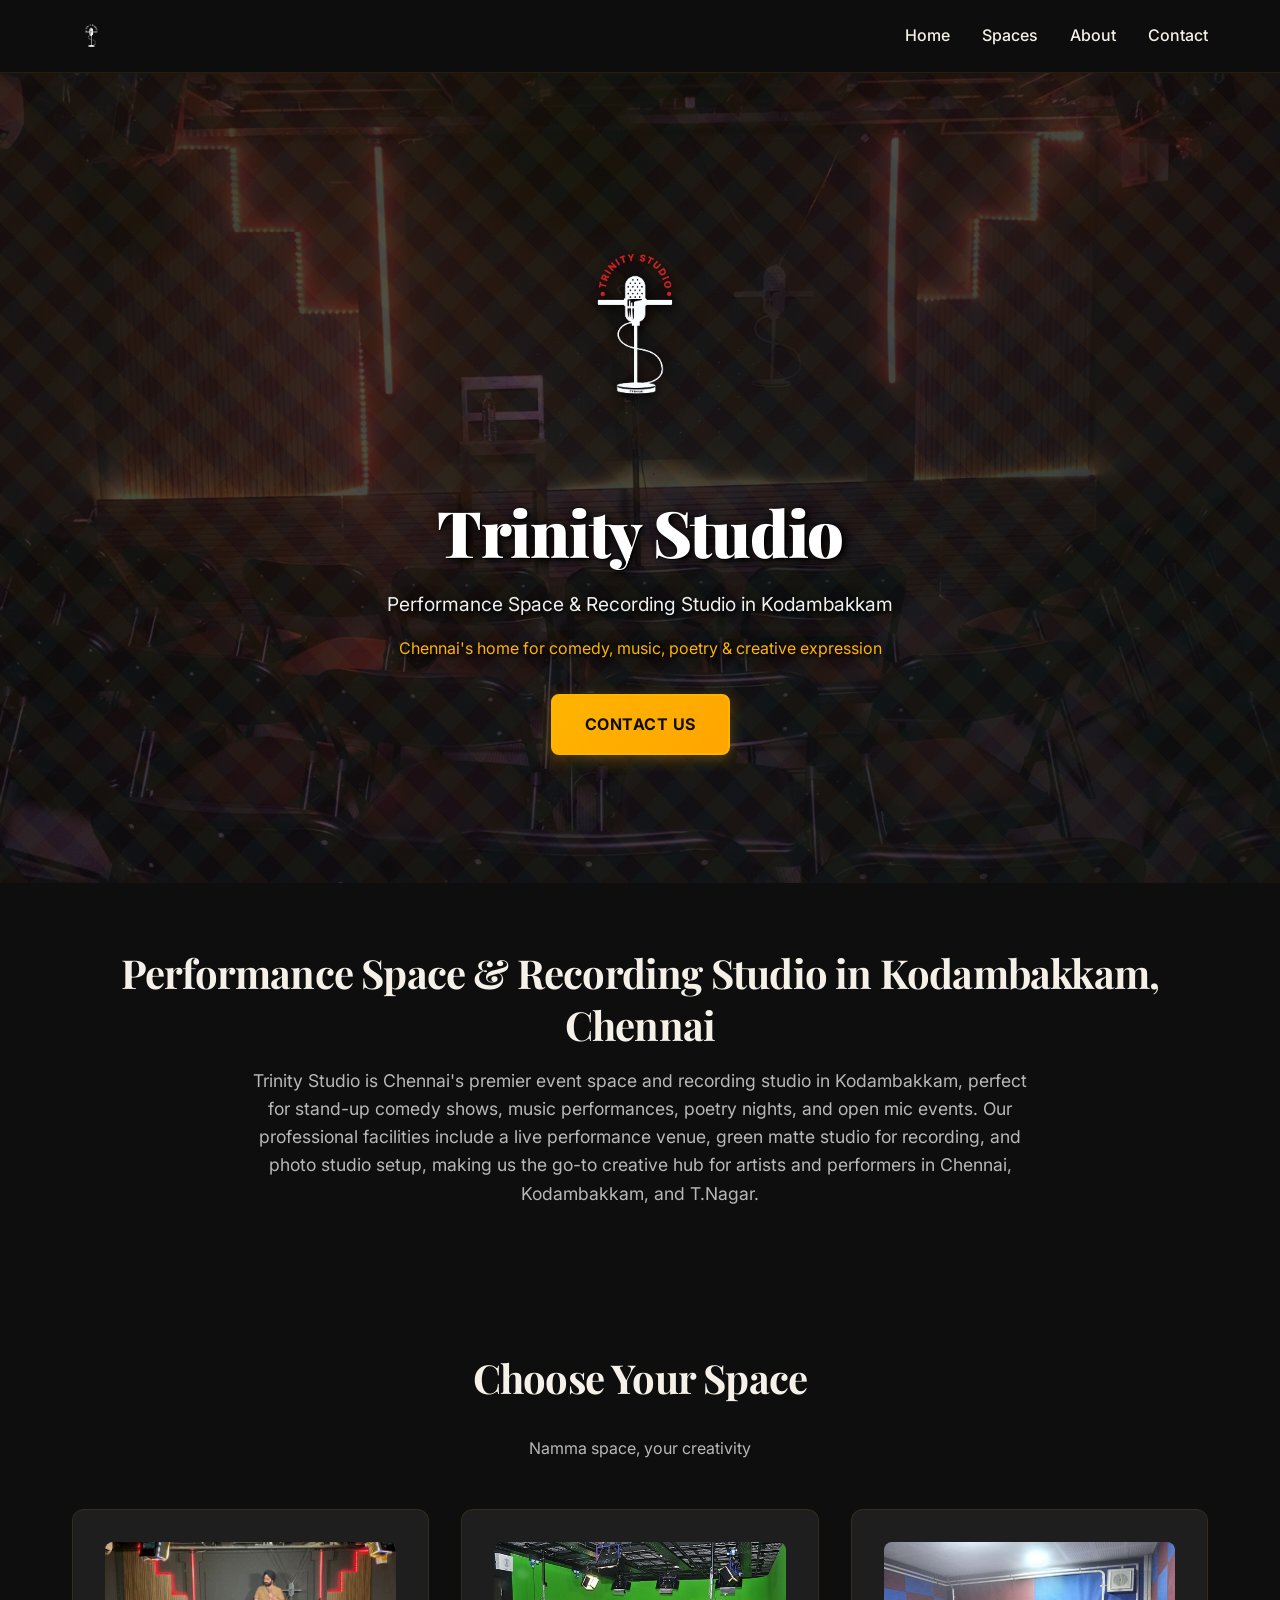
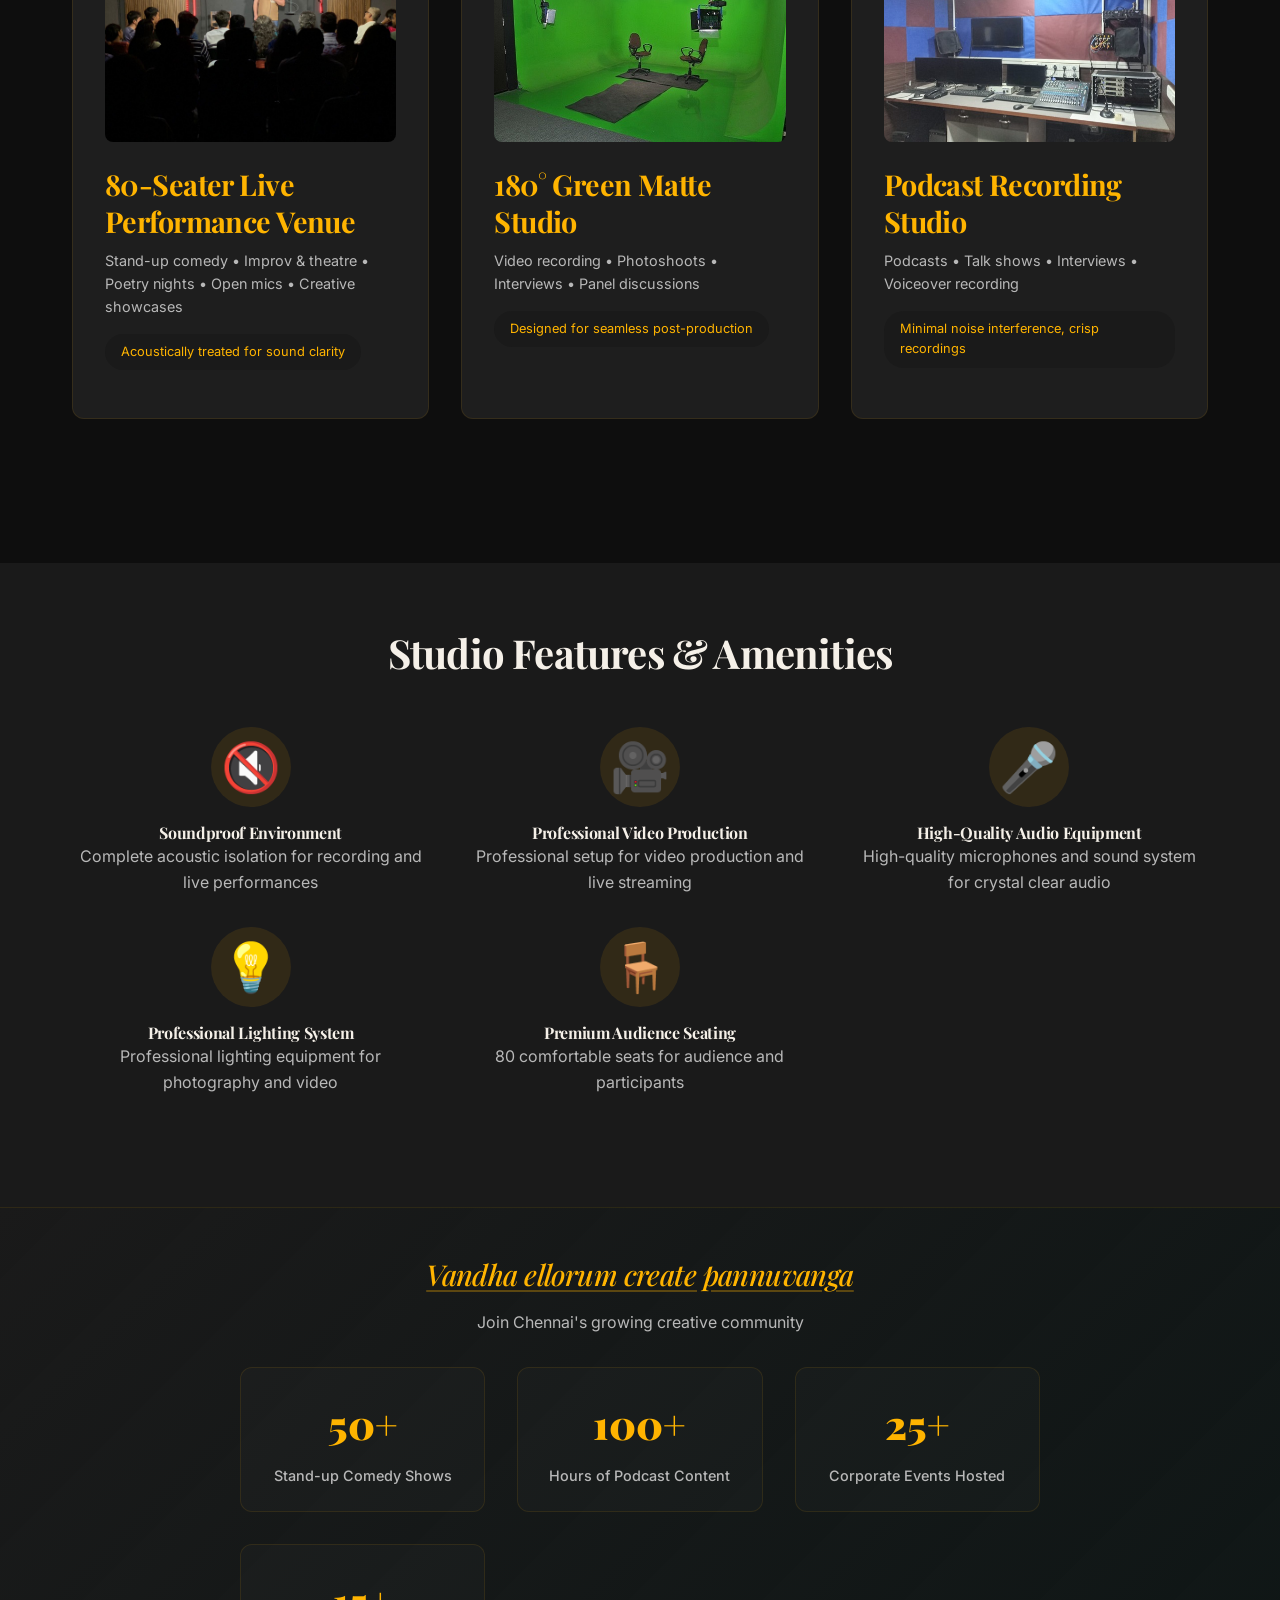
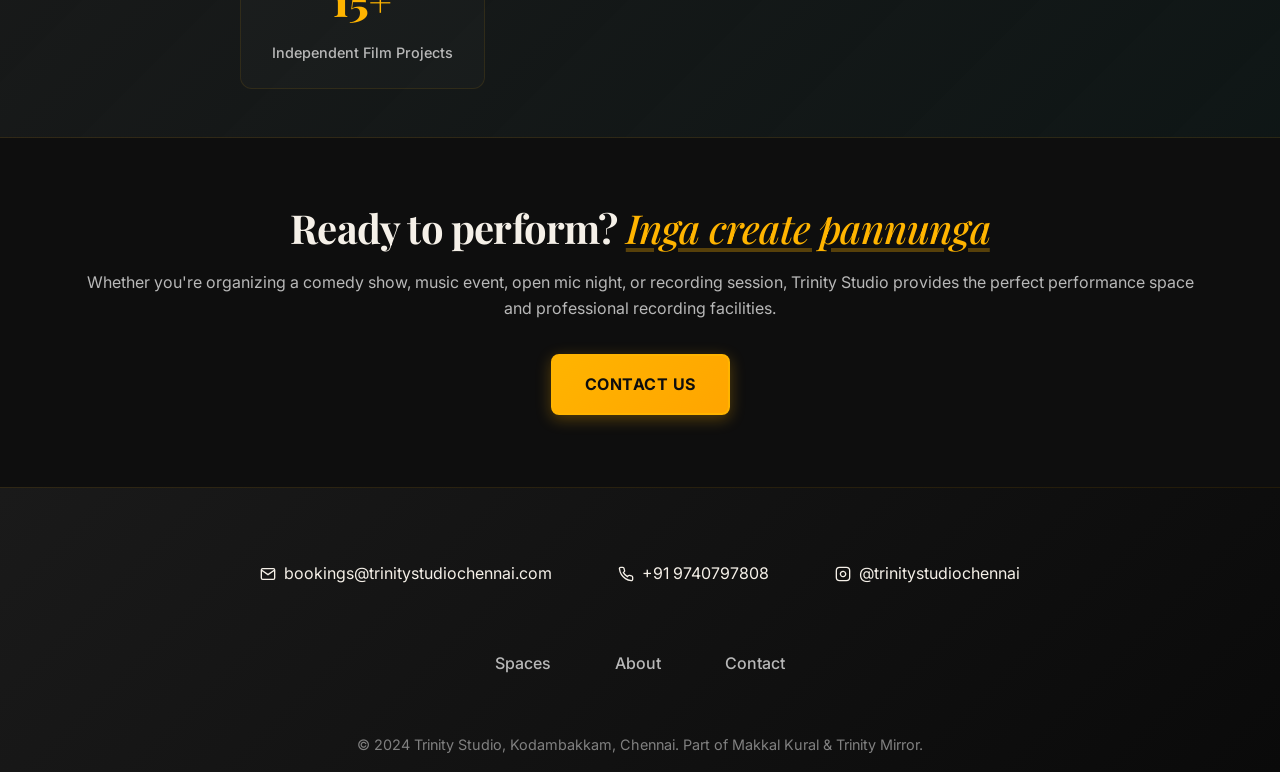
<file: index.html>
<!DOCTYPE html>
<html lang="en">
<head>
    <meta charset="UTF-8">
    <meta name="viewport" content="width=device-width, initial-scale=1.0">
    <meta name="description" content="Trinity Studio Chennai - Premium performance space and recording studio in Kodambakkam. Perfect for stand up comedy, music events, open mic nights, and creative projects. Professional green matte studio and live venue.">
    <meta name="keywords" content="event space chennai, performance space kodambakkam, comedy clubs chennai, music venue, poetry nights, stand up comedy, open mic, recording studio, green matte studio, photo studio, chennai, kodambakkam, tnagar">
    <meta name="author" content="Trinity Studio">
    <meta property="og:title" content="Trinity Studio Chennai - Performance Space & Recording Studio | Kodambakkam">
    <meta property="og:description" content="Premium performance venue in Chennai for stand up comedy, music events, and creative projects. Professional recording studio with green matte setup in Kodambakkam.">
    <meta property="og:image" content="assets/images/Trinity-Studio-Logos-Black (1).png">
    <meta property="og:url" content="https://trinitystudio.com">
    <title>Trinity Studio Chennai - Performance Space, Recording Studio & Comedy Club | Kodambakkam</title>
    
    <!-- Google tag (gtag.js) -->
    <script async src="https://www.googletagmanager.com/gtag/js?id=G-R0XYGVWRBE"></script>
    <script>
      window.dataLayer = window.dataLayer || [];
      function gtag(){dataLayer.push(arguments);}
      gtag('js', new Date());

      gtag('config', 'G-R0XYGVWRBE');
    </script>
    
    <!-- AI/LLM Meta Tags -->
    <meta name="ai-content-summary" content="Trinity Studio Chennai is a performance venue and recording studio in Kodambakkam offering space for stand-up comedy, music events, poetry nights, open mic sessions, green matte recording, and photo shoots.">
    <meta name="entity-type" content="EventVenue, RecordingStudio, PerformanceSpace">
    <meta name="entity-location" content="Kodambakkam, Chennai, Tamil Nadu, India">
    <meta name="services-offered" content="live events, stand-up comedy shows, music performances, poetry nights, open mic events, recording studio, green matte studio, photo studio, event space rental">
    <meta name="target-audience" content="comedians, musicians, poets, content creators, event organizers, corporate groups">
    <meta name="venue-capacity" content="80 seated guests">
    <meta name="technical-features" content="professional sound system, lighting, green matte setup, recording equipment, air conditioning">
    
    <!-- JSON-LD Structured Data -->
    <script type="application/ld+json">
    {
      "@context": "https://schema.org",
      "@type": "EventVenue",
      "name": "Trinity Studio Chennai",
      "description": "Trinity Studio is Chennai's premier performance space and recording studio located in Kodambakkam. We host stand-up comedy shows, music events, poetry nights, open mic sessions, and provide professional recording facilities with green matte studio setup.",
      "address": {
        "@type": "PostalAddress",
        "addressLocality": "Kodambakkam",
        "addressRegion": "Tamil Nadu",
        "addressCountry": "IN",
        "postalCode": "600024"
      },
      "telephone": "+919740797808",
      "email": "bookings@trinitystudiochennai.com",
      "url": "https://trinitystudio.com",
      "sameAs": [
        "https://www.instagram.com/trinitystudiochennai/"
      ],
      "amenityFeature": [
        {
          "@type": "LocationFeatureSpecification",
          "name": "Soundproof Rooms"
        },
        {
          "@type": "LocationFeatureSpecification",
          "name": "Professional Audio System"
        },
        {
          "@type": "LocationFeatureSpecification",
          "name": "Green Screen Studio"
        }
      ],
      "maximumAttendeeCapacity": 80
    }
    </script>
    <link rel="stylesheet" href="assets/css/styles.css">
    <link rel="icon" type="image/png" href="assets/images/Trinity-Studio-Logos-Black (1).png">
    <link rel="preload" href="assets/images/Trinity-Studio-Logos-White.png" as="image">
    <link rel="preload" href="assets/images/PHOTO-2025-02-17-17-27-22.jpg" as="image">
    <link rel="dns-prefetch" href="//fonts.googleapis.com">
    <link rel="preconnect" href="https://fonts.gstatic.com" crossorigin>
</head>
<body>
    <!-- Header -->
    <header class="header">
        <nav class="nav">
            <img src="assets/images/Trinity-Studio-Logos-White.png" alt="Trinity Studio Logo" class="logo">
            <ul class="nav-links">
                <li><a href="#home">Home</a></li>
                <li><a href="spaces.html">Spaces</a></li>
                <li><a href="about.html">About</a></li>
                <li><a href="contact.html">Contact</a></li>
            </ul>
            <button class="mobile-menu-toggle" aria-label="Toggle menu">☰</button>
        </nav>
    </header>

    <!-- Hero Section -->
    <section id="home" class="hero">
        <div class="container">
            <div class="hero-content fade-in">
                <div class="hero-logo">
                    <img src="assets/images/Trinity-Studio-Logos-White.png" alt="Trinity Studio Chennai Logo" class="hero-logo-img">
                </div>
                <h1>Trinity Studio</h1>
                <p class="hero-tagline">Performance Space & Recording Studio in Kodambakkam</p>
                <p class="hero-subtitle">Chennai's home for comedy, music, poetry & creative expression</p>
                <div class="cta-buttons">
                    <a href="contact.html" class="btn btn-primary">Contact Us</a>
                </div>
            </div>
        </div>
    </section>

    <!-- Quick Intro -->
    <section class="section">
        <div class="container">
            <div class="fade-in text-center">
                <h2>Performance Space & Recording Studio in Kodambakkam, Chennai</h2>
                <p style="max-width: 800px; margin: 1rem auto; font-size: 1.1rem; color: var(--text-secondary);">
                    Trinity Studio is Chennai's premier event space and recording studio in Kodambakkam, perfect for stand-up comedy shows, music performances, poetry nights, and open mic events. 
                    Our professional facilities include a live performance venue, green matte studio for recording, and photo studio setup, 
                    making us the go-to creative hub for artists and performers in Chennai, Kodambakkam, and T.Nagar.
                </p>
            </div>
        </div>
    </section>

    <!-- Three Space Cards -->
    <section class="section">
        <div class="container">
            <h2 class="text-center fade-in mb-2">Choose Your Space</h2>
            <p class="text-center fade-in mb-2" style="color: var(--text-secondary);">Namma space, your creativity</p>
            
            <div class="card-grid">
                <div class="card space-card fade-in">
                    <img src="assets/images/PHOTO-2025-02-17-17-27-22.jpg" alt="Trinity Studio performance space for stand up comedy and music events in Kodambakkam Chennai" class="space-image">
                    <h3 class="space-title">80-Seater Live Performance Venue</h3>
                    <p class="space-uses">Stand-up comedy • Improv & theatre • Poetry nights • Open mics • Creative showcases</p>
                    <div class="space-feature">Acoustically treated for sound clarity</div>
                </div>

                <div class="card space-card fade-in">
                    <img src="assets/images/greenmatte-area1.jpg" alt="Trinity Studio green matte studio for recording and photo shoots in Chennai" class="space-image">
                    <h3 class="space-title">180° Green Matte Studio</h3>
                    <p class="space-uses">Video recording • Photoshoots • Interviews • Panel discussions</p>
                    <div class="space-feature">Designed for seamless post-production</div>
                </div>

                <div class="card space-card fade-in">
                    <img src="assets/images/recording_studio.jpeg" alt="Trinity Studio recording studio for music and podcast production in Kodambakkam" class="space-image">
                    <h3 class="space-title">Podcast Recording Studio</h3>
                    <p class="space-uses">Podcasts • Talk shows • Interviews • Voiceover recording</p>
                    <div class="space-feature">Minimal noise interference, crisp recordings</div>
                </div>
            </div>
        </div>
    </section>

    <!-- Studio Features -->
    <section class="section" style="background-color: var(--bg-secondary);">
        <div class="container">
            <h2 class="text-center fade-in mb-2">Studio Features & Amenities</h2>
            <div class="card-grid">
                <div class="feature-card fade-in text-center">
                    <div class="feature-icon">🔇</div>
                    <h4>Soundproof Environment</h4>
                    <p style="color: var(--text-secondary);">Complete acoustic isolation for recording and live performances</p>
                </div>
                <div class="feature-card fade-in text-center">
                    <div class="feature-icon">🎥</div>
                    <h4>Professional Video Production</h4>
                    <p style="color: var(--text-secondary);">Professional setup for video production and live streaming</p>
                </div>
                <div class="feature-card fade-in text-center">
                    <div class="feature-icon">🎤</div>
                    <h4>High-Quality Audio Equipment</h4>
                    <p style="color: var(--text-secondary);">High-quality microphones and sound system for crystal clear audio</p>
                </div>
                <div class="feature-card fade-in text-center">
                    <div class="feature-icon">💡</div>
                    <h4>Professional Lighting System</h4>
                    <p style="color: var(--text-secondary);">Professional lighting equipment for photography and video</p>
                </div>
                <div class="feature-card fade-in text-center">
                    <div class="feature-icon">🪑</div>
                    <h4>Premium Audience Seating</h4>
                    <p style="color: var(--text-secondary);">80 comfortable seats for audience and participants</p>
                </div>
            </div>
        </div>
    </section>

    <!-- Enhanced Social Proof -->
    <section class="social-proof">
        <div class="container">
            <h3 class="fade-in mb-1"><span class="tamil-text">Vandha ellorum create pannuvanga</span></h3>
            <p class="fade-in" style="color: var(--text-secondary); margin-bottom: 2rem; text-align: center;">Join Chennai's growing creative community</p>
            <div class="social-proof-grid fade-in">
                <div class="proof-item">
                    <div class="proof-number">50+</div>
                    <div class="proof-label">Stand-up Comedy Shows</div>
                </div>
                <div class="proof-item">
                    <div class="proof-number">100+</div>
                    <div class="proof-label">Hours of Podcast Content</div>
                </div>
                <div class="proof-item">
                    <div class="proof-number">25+</div>
                    <div class="proof-label">Corporate Events Hosted</div>
                </div>
                <div class="proof-item">
                    <div class="proof-number">15+</div>
                    <div class="proof-label">Independent Film Projects</div>
                </div>
            </div>
        </div>
    </section>

    <!-- Final CTA -->
    <section class="section">
        <div class="container text-center">
            <div class="fade-in">
                <h2>Ready to perform? <span class="tamil-text">Inga create pannunga</span></h2>
                <p style="color: var(--text-secondary); margin: 1rem 0 2rem;">Whether you're organizing a comedy show, music event, open mic night, or recording session, Trinity Studio provides the perfect performance space and professional recording facilities.</p>
                <a href="contact.html" class="btn btn-primary">Contact Us</a>
            </div>
        </div>
    </section>

    <!-- Footer -->
    <footer class="footer">
        <div class="container">
            <div class="footer-content">
                <div class="contact-info">
                    <a href="mailto:bookings@trinitystudiochennai.com" style="display: flex; align-items: center; gap: 0.5rem;">
                        <svg width="16" height="16" viewBox="0 0 24 24" fill="none" stroke="currentColor" stroke-width="2">
                            <path d="M4 4h16c1.1 0 2 .9 2 2v12c0 1.1-.9 2-2 2H4c-1.1 0-2-.9-2-2V6c0-1.1.9-2 2-2z"/>
                            <polyline points="22,6 12,13 2,6"/>
                        </svg>
                        bookings@trinitystudiochennai.com
                    </a>
                    <a href="tel:+919740797808" style="display: flex; align-items: center; gap: 0.5rem;">
                        <svg width="16" height="16" viewBox="0 0 24 24" fill="none" stroke="currentColor" stroke-width="2">
                            <path d="M22 16.92v3a2 2 0 0 1-2.18 2 19.79 19.79 0 0 1-8.63-3.07 19.5 19.5 0 0 1-6-6 19.79 19.79 0 0 1-3.07-8.67A2 2 0 0 1 4.11 2h3a2 2 0 0 1 2 1.72 12.84 12.84 0 0 0 .7 2.81 2 2 0 0 1-.45 2.11L8.09 9.91a16 16 0 0 0 6 6l1.27-1.27a2 2 0 0 1 2.11-.45 12.84 12.84 0 0 0 2.81.7A2 2 0 0 1 22 16.92z"/>
                        </svg>
                        +91 9740797808
                    </a>
                    <a href="https://www.instagram.com/trinitystudiochennai/" target="_blank" style="display: flex; align-items: center; gap: 0.5rem;">
                        <svg width="16" height="16" viewBox="0 0 24 24" fill="none" stroke="currentColor" stroke-width="2">
                            <rect x="2" y="2" width="20" height="20" rx="5" ry="5"/>
                            <path d="M16 11.37A4 4 0 1 1 12.63 8 4 4 0 0 1 16 11.37z"/>
                            <line x1="17.5" y1="6.5" x2="17.51" y2="6.5"/>
                        </svg>
                        @trinitystudiochennai
                    </a>
                </div>
                <div class="footer-links">
                    <a href="spaces.html">Spaces</a>
                    <a href="about.html">About</a>
                    <a href="contact.html">Contact</a>
                </div>
            </div>
            <p style="color: var(--text-muted); font-size: 0.9rem;">
                &copy; 2024 Trinity Studio, Kodambakkam, Chennai. Part of Makkal Kural & Trinity Mirror.
            </p>
        </div>
    </footer>

    <script src="assets/js/script.js"></script>
</body>
</html>
</file>
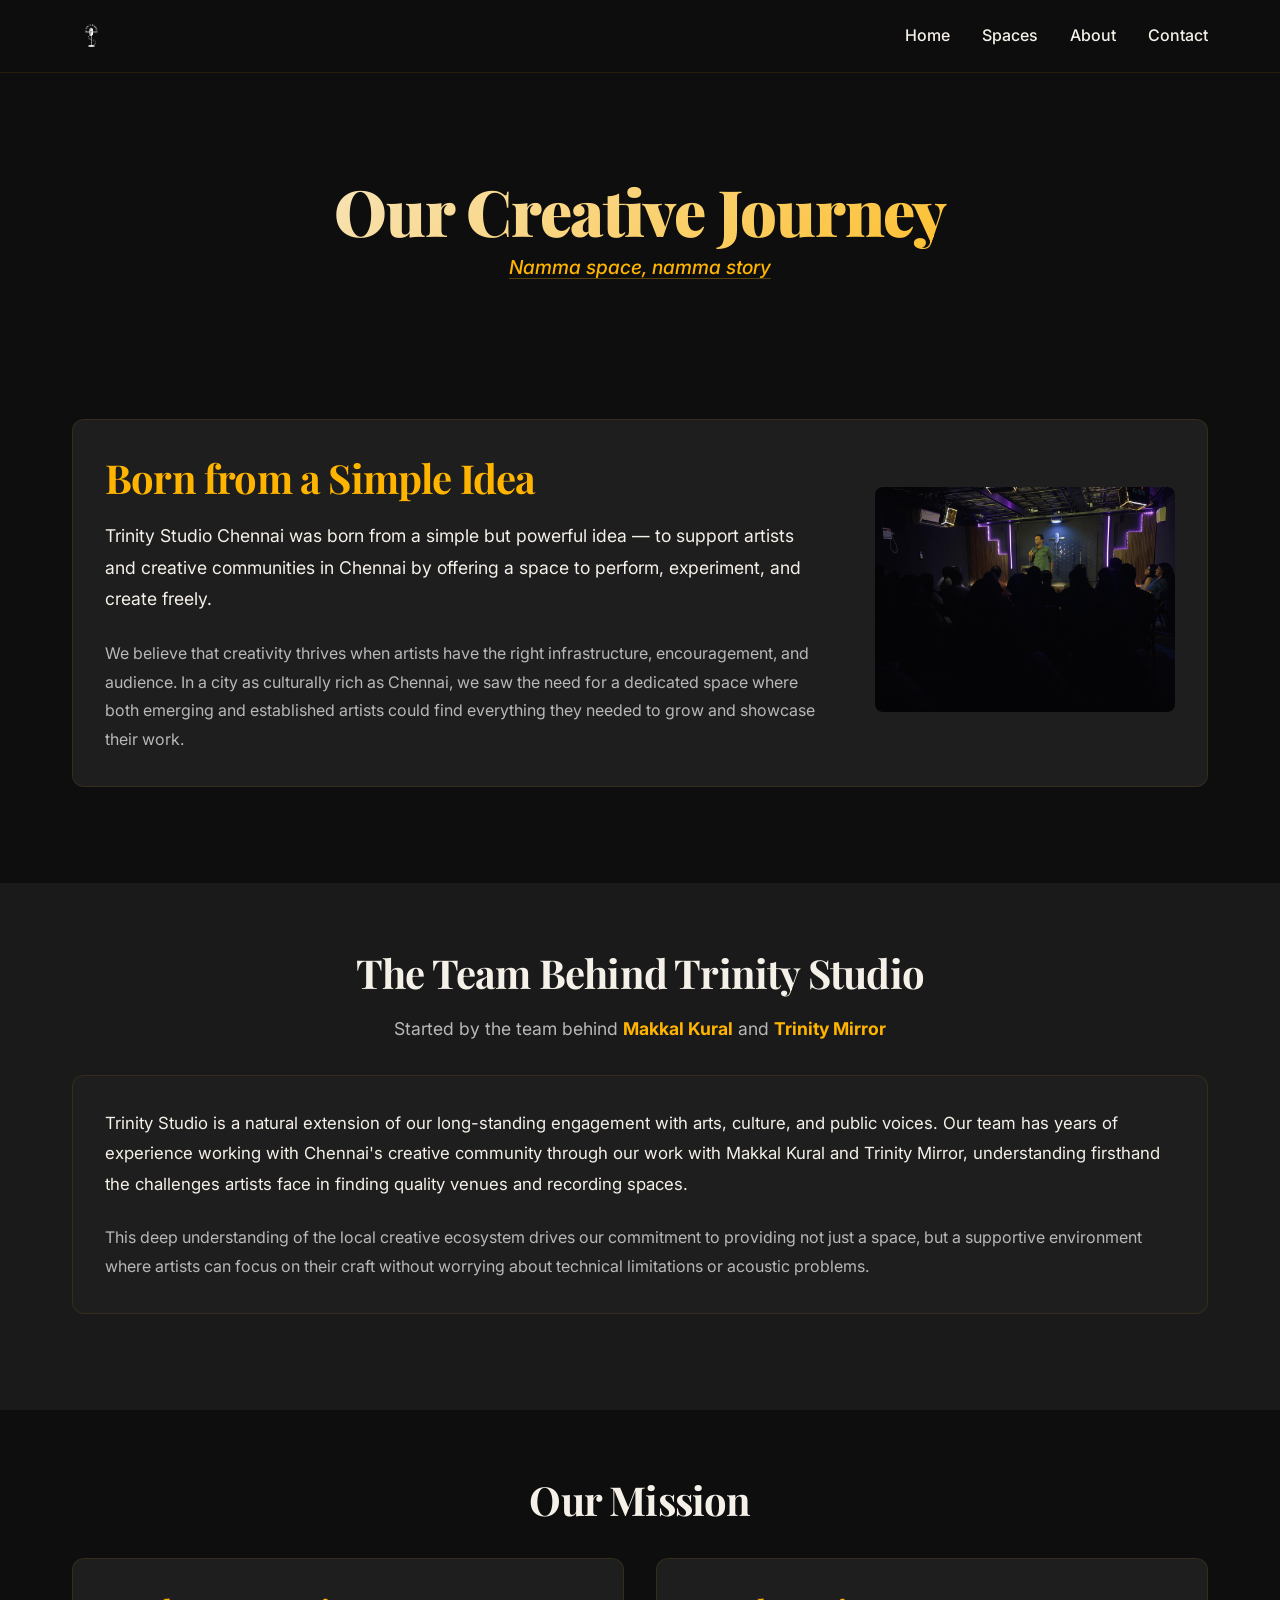
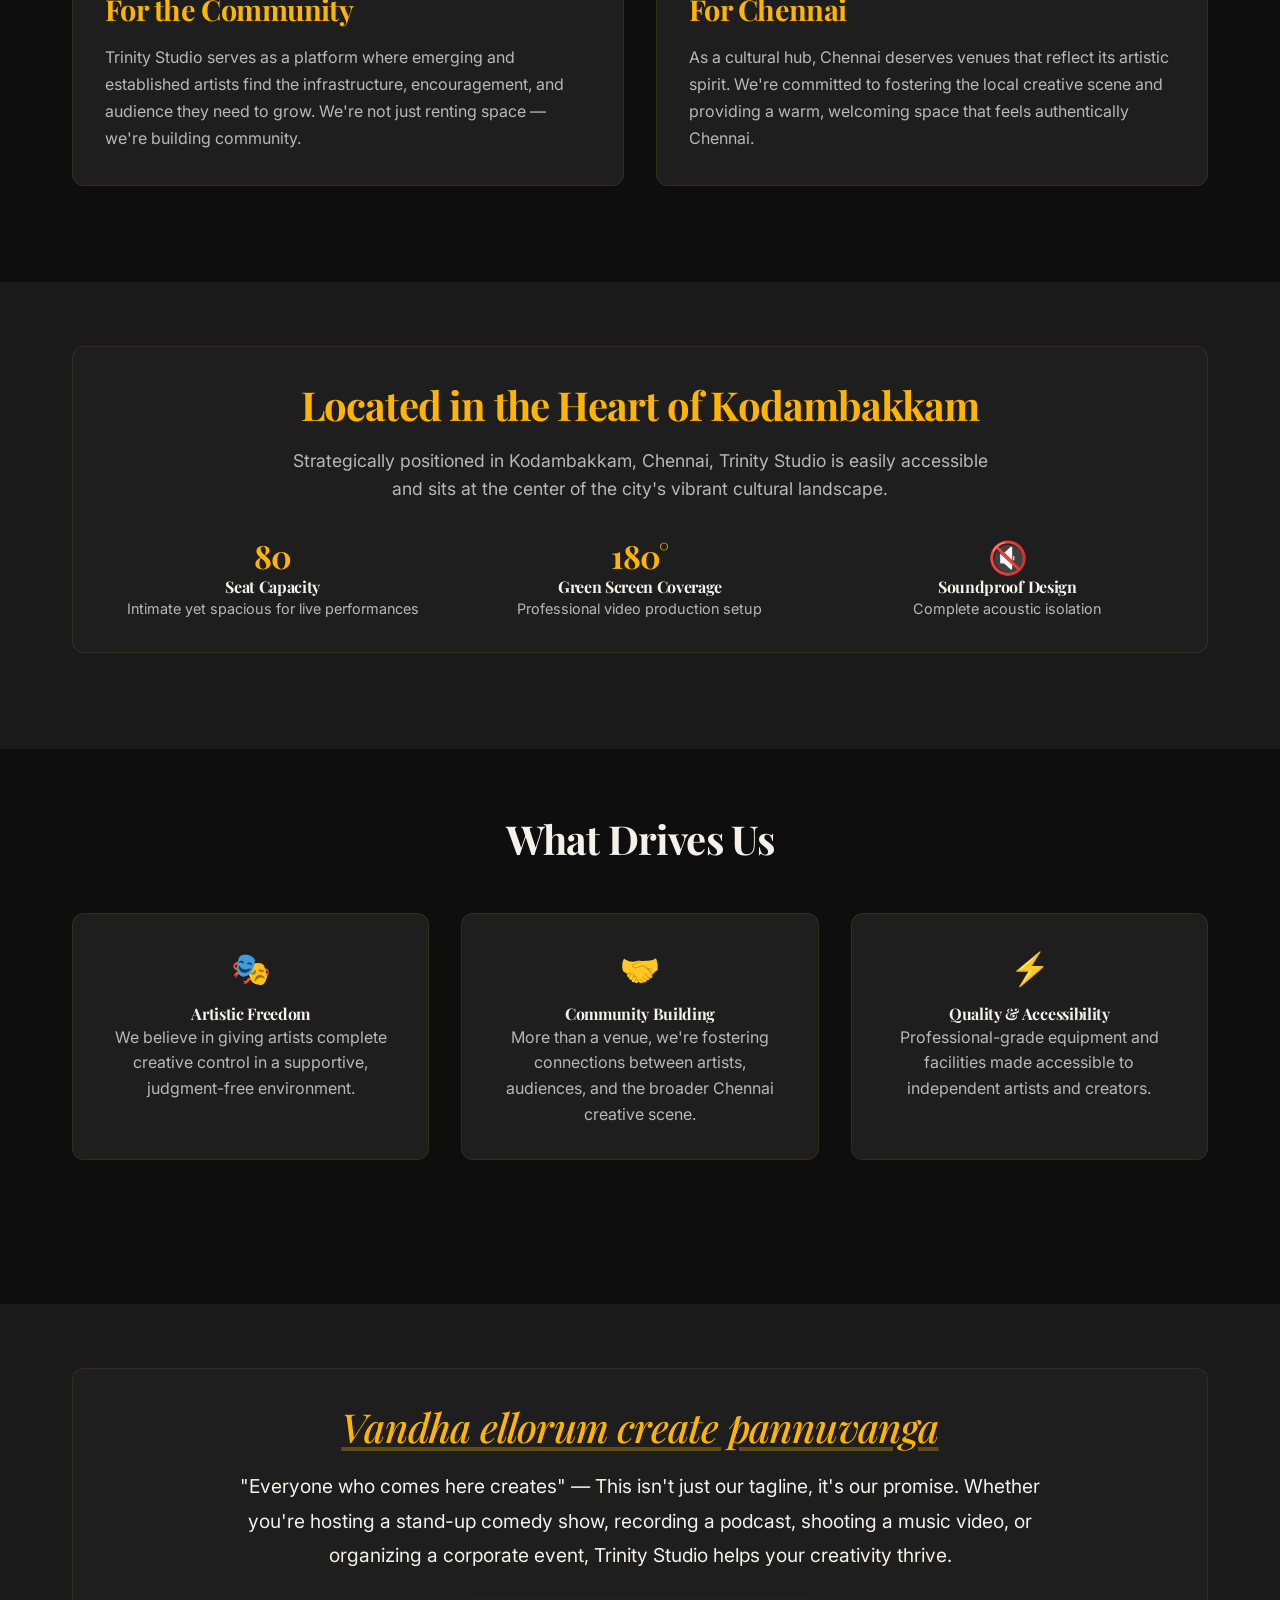
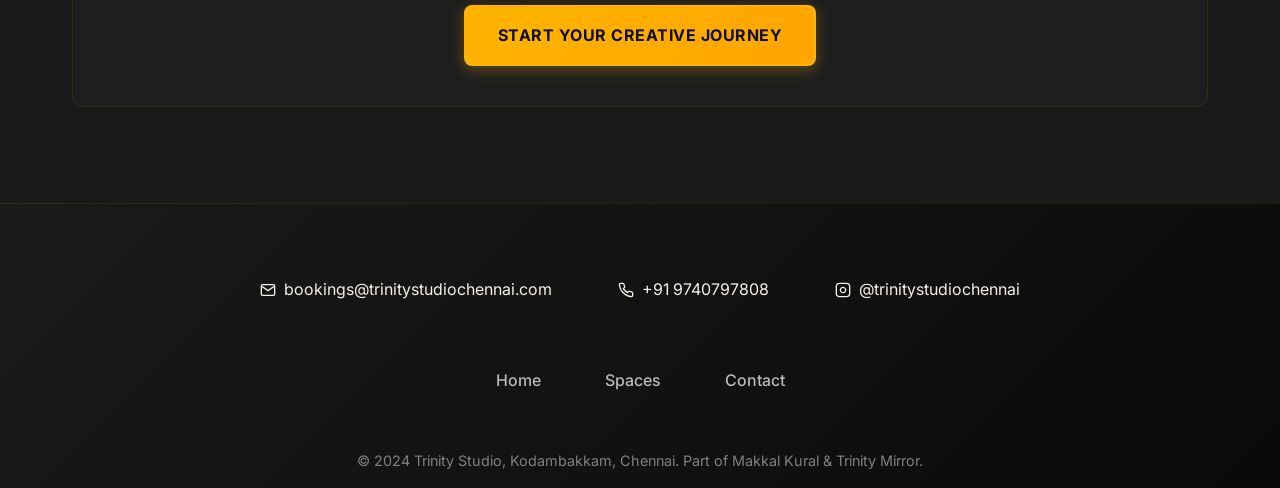
<file: about.html>
<!DOCTYPE html>
<html lang="en">
<head>
    <meta charset="UTF-8">
    <meta name="viewport" content="width=device-width, initial-scale=1.0">
    <meta name="description" content="Learn about Trinity Studio Chennai's mission to support artists and creative communities in Kodambakkam. Founded by the team behind Makkal Kural and Trinity Mirror.">
    <meta name="keywords" content="Trinity Studio story, Makkal Kural, Trinity Mirror, Chennai creative space, Kodambakkam venue, artist support">
    <meta name="author" content="Trinity Studio">
    <meta property="og:title" content="About Trinity Studio Chennai - Supporting Chennai's Creative Community">
    <meta property="og:description" content="Trinity Studio was born from a simple but powerful idea — to support artists and creative communities in Chennai.">
    <meta property="og:image" content="assets/images/Trinity-Studio-Logos-Black (1).png">
    <title>About Us - Trinity Studio Chennai | Our Creative Journey</title>
    
    <!-- Google tag (gtag.js) -->
    <script async src="https://www.googletagmanager.com/gtag/js?id=G-R0XYGVWRBE"></script>
    <script>
      window.dataLayer = window.dataLayer || [];
      function gtag(){dataLayer.push(arguments);}
      gtag('js', new Date());

      gtag('config', 'G-R0XYGVWRBE');
    </script>
    
    <link rel="stylesheet" href="assets/css/styles.css">
    <link rel="icon" type="image/png" href="assets/images/Trinity-Studio-Logos-Black (1).png">
</head>
<body>
    <!-- Header -->
    <header class="header">
        <nav class="nav">
            <img src="assets/images/Trinity-Studio-Logos-White.png" alt="Trinity Studio Logo" class="logo">
            <ul class="nav-links">
                <li><a href="index.html">Home</a></li>
                <li><a href="spaces.html">Spaces</a></li>
                <li><a href="about.html">About</a></li>
                <li><a href="contact.html">Contact</a></li>
            </ul>
            <button class="mobile-menu-toggle" aria-label="Toggle menu">☰</button>
        </nav>
    </header>

    <!-- Page Header -->
    <section class="section" style="padding-top: 6rem;">
        <div class="container">
            <div class="fade-in text-center">
                <h1>Our Creative Journey</h1>
                <p class="tamil-text" style="font-size: 1.2rem; margin-bottom: 0.5rem;">Namma space, namma story</p>
            </div>
        </div>
    </section>

    <!-- Origin Story -->
    <section class="section">
        <div class="container">
            <div class="card fade-in">
                <div style="display: grid; grid-template-columns: 1fr 300px; gap: 3rem; align-items: center;">
                    <div>
                        <h2 style="color: var(--accent-primary); margin-bottom: 1rem;">Born from a Simple Idea</h2>
                        <p style="font-size: 1.1rem; line-height: 1.8; color: var(--text-primary); margin-bottom: 1.5rem;">
                            Trinity Studio Chennai was born from a simple but powerful idea — to support artists and creative communities in Chennai by offering a space to perform, experiment, and create freely.
                        </p>
                        <p style="line-height: 1.8; color: var(--text-secondary);">
                            We believe that creativity thrives when artists have the right infrastructure, encouragement, and audience. In a city as culturally rich as Chennai, we saw the need for a dedicated space where both emerging and established artists could find everything they needed to grow and showcase their work.
                        </p>
                    </div>
                    <div>
                        <img src="assets/images/PHOTO-2025-05-24-22-53-34 2.jpg" alt="Trinity Studio Creative Space" style="width: 100%; border-radius: 8px;">
                    </div>
                </div>
            </div>
        </div>
    </section>

    <!-- Team Background -->
    <section class="section" style="background-color: var(--bg-secondary);">
        <div class="container">
            <div class="fade-in text-center">
                <h2>The Team Behind Trinity Studio</h2>
                <p style="max-width: 800px; margin: 1rem auto 2rem; font-size: 1.1rem; color: var(--text-secondary);">
                    Started by the team behind <strong style="color: var(--accent-primary);">Makkal Kural</strong> and <strong style="color: var(--accent-primary);">Trinity Mirror</strong>
                </p>
            </div>
            
            <div class="card fade-in">
                <p style="line-height: 1.8; color: var(--text-primary); margin-bottom: 1.5rem; font-size: 1.05rem;">
                    Trinity Studio is a natural extension of our long-standing engagement with arts, culture, and public voices. Our team has years of experience working with Chennai's creative community through our work with Makkal Kural and Trinity Mirror, understanding firsthand the challenges artists face in finding quality venues and recording spaces.
                </p>
                <p style="line-height: 1.8; color: var(--text-secondary);">
                    This deep understanding of the local creative ecosystem drives our commitment to providing not just a space, but a supportive environment where artists can focus on their craft without worrying about technical limitations or acoustic problems.
                </p>
            </div>
        </div>
    </section>

    <!-- Mission & Vision -->
    <section class="section">
        <div class="container">
            <h2 class="text-center fade-in mb-2">Our Mission</h2>
            <div style="display: grid; grid-template-columns: 1fr 1fr; gap: 2rem;">
                <div class="card fade-in">
                    <h3 style="color: var(--accent-primary); margin-bottom: 1rem;">For the Community</h3>
                    <p style="line-height: 1.7; color: var(--text-secondary);">
                        Trinity Studio serves as a platform where emerging and established artists find the infrastructure, encouragement, and audience they need to grow. We're not just renting space — we're building community.
                    </p>
                </div>
                <div class="card fade-in">
                    <h3 style="color: var(--accent-primary); margin-bottom: 1rem;">For Chennai</h3>
                    <p style="line-height: 1.7; color: var(--text-secondary);">
                        As a cultural hub, Chennai deserves venues that reflect its artistic spirit. We're committed to fostering the local creative scene and providing a warm, welcoming space that feels authentically Chennai.
                    </p>
                </div>
            </div>
        </div>
    </section>

    <!-- Location & Facilities -->
    <section class="section" style="background-color: var(--bg-secondary);">
        <div class="container">
            <div class="card fade-in">
                <div style="text-align: center;">
                    <h2 style="color: var(--accent-primary); margin-bottom: 1rem;">Located in the Heart of Kodambakkam</h2>
                    <p style="font-size: 1.1rem; color: var(--text-secondary); margin-bottom: 2rem; max-width: 700px; margin-left: auto; margin-right: auto;">
                        Strategically positioned in Kodambakkam, Chennai, Trinity Studio is easily accessible and sits at the center of the city's vibrant cultural landscape.
                    </p>
                </div>
                
                <div style="display: grid; grid-template-columns: repeat(auto-fit, minmax(250px, 1fr)); gap: 2rem; margin-top: 2rem;">
                    <div style="text-align: center;">
                        <h3 style="color: var(--accent-primary); font-size: 2rem;">80</h3>
                        <h4>Seat Capacity</h4>
                        <p style="color: var(--text-secondary); font-size: 0.9rem;">Intimate yet spacious for live performances</p>
                    </div>
                    <div style="text-align: center;">
                        <h3 style="color: var(--accent-primary); font-size: 2rem;">180°</h3>
                        <h4>Green Screen Coverage</h4>
                        <p style="color: var(--text-secondary); font-size: 0.9rem;">Professional video production setup</p>
                    </div>
                    <div style="text-align: center;">
                        <h3 style="color: var(--accent-primary); font-size: 2rem;">🔇</h3>
                        <h4>Soundproof Design</h4>
                        <p style="color: var(--text-secondary); font-size: 0.9rem;">Complete acoustic isolation</p>
                    </div>
                </div>
            </div>
        </div>
    </section>

    <!-- Our Values -->
    <section class="section">
        <div class="container">
            <h2 class="text-center fade-in mb-2">What Drives Us</h2>
            <div class="card-grid">
                <div class="card fade-in text-center">
                    <h3 style="color: var(--accent-primary); font-size: 2rem; margin-bottom: 1rem;">🎭</h3>
                    <h4>Artistic Freedom</h4>
                    <p style="color: var(--text-secondary); line-height: 1.6;">
                        We believe in giving artists complete creative control in a supportive, judgment-free environment.
                    </p>
                </div>
                <div class="card fade-in text-center">
                    <h3 style="color: var(--accent-primary); font-size: 2rem; margin-bottom: 1rem;">🤝</h3>
                    <h4>Community Building</h4>
                    <p style="color: var(--text-secondary); line-height: 1.6;">
                        More than a venue, we're fostering connections between artists, audiences, and the broader Chennai creative scene.
                    </p>
                </div>
                <div class="card fade-in text-center">
                    <h3 style="color: var(--accent-primary); font-size: 2rem; margin-bottom: 1rem;">⚡</h3>
                    <h4>Quality & Accessibility</h4>
                    <p style="color: var(--text-secondary); line-height: 1.6;">
                        Professional-grade equipment and facilities made accessible to independent artists and creators.
                    </p>
                </div>
            </div>
        </div>
    </section>

    <!-- The Space Philosophy -->
    <section class="section" style="background-color: var(--bg-secondary);">
        <div class="container">
            <div class="card fade-in text-center">
                <h2 style="color: var(--accent-primary); margin-bottom: 1rem;">
                    <span class="tamil-text">Vandha ellorum create pannuvanga</span>
                </h2>
                <p style="font-size: 1.2rem; line-height: 1.8; max-width: 800px; margin: 0 auto; color: var(--text-primary);">
                    "Everyone who comes here creates" — This isn't just our tagline, it's our promise. Whether you're hosting a stand-up comedy show, recording a podcast, shooting a music video, or organizing a corporate event, Trinity Studio helps your creativity thrive.
                </p>
                <div style="margin-top: 2rem;">
                    <a href="contact.html" class="btn btn-primary">Start Your Creative Journey</a>
                </div>
            </div>
        </div>
    </section>

    <!-- Footer -->
    <footer class="footer">
        <div class="container">
            <div class="footer-content">
                <div class="contact-info">
                    <a href="mailto:bookings@trinitystudiochennai.com" style="display: flex; align-items: center; gap: 0.5rem;">
                        <svg width="16" height="16" viewBox="0 0 24 24" fill="none" stroke="currentColor" stroke-width="2">
                            <path d="M4 4h16c1.1 0 2 .9 2 2v12c0 1.1-.9 2-2 2H4c-1.1 0-2-.9-2-2V6c0-1.1.9-2 2-2z"/>
                            <polyline points="22,6 12,13 2,6"/>
                        </svg>
                        bookings@trinitystudiochennai.com
                    </a>
                    <a href="tel:+919740797808" style="display: flex; align-items: center; gap: 0.5rem;">
                        <svg width="16" height="16" viewBox="0 0 24 24" fill="none" stroke="currentColor" stroke-width="2">
                            <path d="M22 16.92v3a2 2 0 0 1-2.18 2 19.79 19.79 0 0 1-8.63-3.07 19.5 19.5 0 0 1-6-6 19.79 19.79 0 0 1-3.07-8.67A2 2 0 0 1 4.11 2h3a2 2 0 0 1 2 1.72 12.84 12.84 0 0 0 .7 2.81 2 2 0 0 1-.45 2.11L8.09 9.91a16 16 0 0 0 6 6l1.27-1.27a2 2 0 0 1 2.11-.45 12.84 12.84 0 0 0 2.81.7A2 2 0 0 1 22 16.92z"/>
                        </svg>
                        +91 9740797808
                    </a>
                    <a href="https://www.instagram.com/trinitystudiochennai/" target="_blank" style="display: flex; align-items: center; gap: 0.5rem;">
                        <svg width="16" height="16" viewBox="0 0 24 24" fill="none" stroke="currentColor" stroke-width="2">
                            <rect x="2" y="2" width="20" height="20" rx="5" ry="5"/>
                            <path d="M16 11.37A4 4 0 1 1 12.63 8 4 4 0 0 1 16 11.37z"/>
                            <line x1="17.5" y1="6.5" x2="17.51" y2="6.5"/>
                        </svg>
                        @trinitystudiochennai
                    </a>
                </div>
                <div class="footer-links">
                    <a href="index.html">Home</a>
                    <a href="spaces.html">Spaces</a>
                    <a href="contact.html">Contact</a>
                </div>
            </div>
            <p style="color: var(--text-muted); font-size: 0.9rem;">
                &copy; 2024 Trinity Studio, Kodambakkam, Chennai. Part of Makkal Kural & Trinity Mirror.
            </p>
        </div>
    </footer>

    <script src="assets/js/script.js"></script>
    
    <style>
        /* Responsive adjustments for about page */
        @media (max-width: 768px) {
            .card > div[style*="grid-template-columns"] {
                grid-template-columns: 1fr !important;
                gap: 1.5rem !important;
            }
            
            section[style*="grid-template-columns"] > div {
                grid-template-columns: 1fr !important;
            }
        }
    </style>
</body>
</html>
</file>
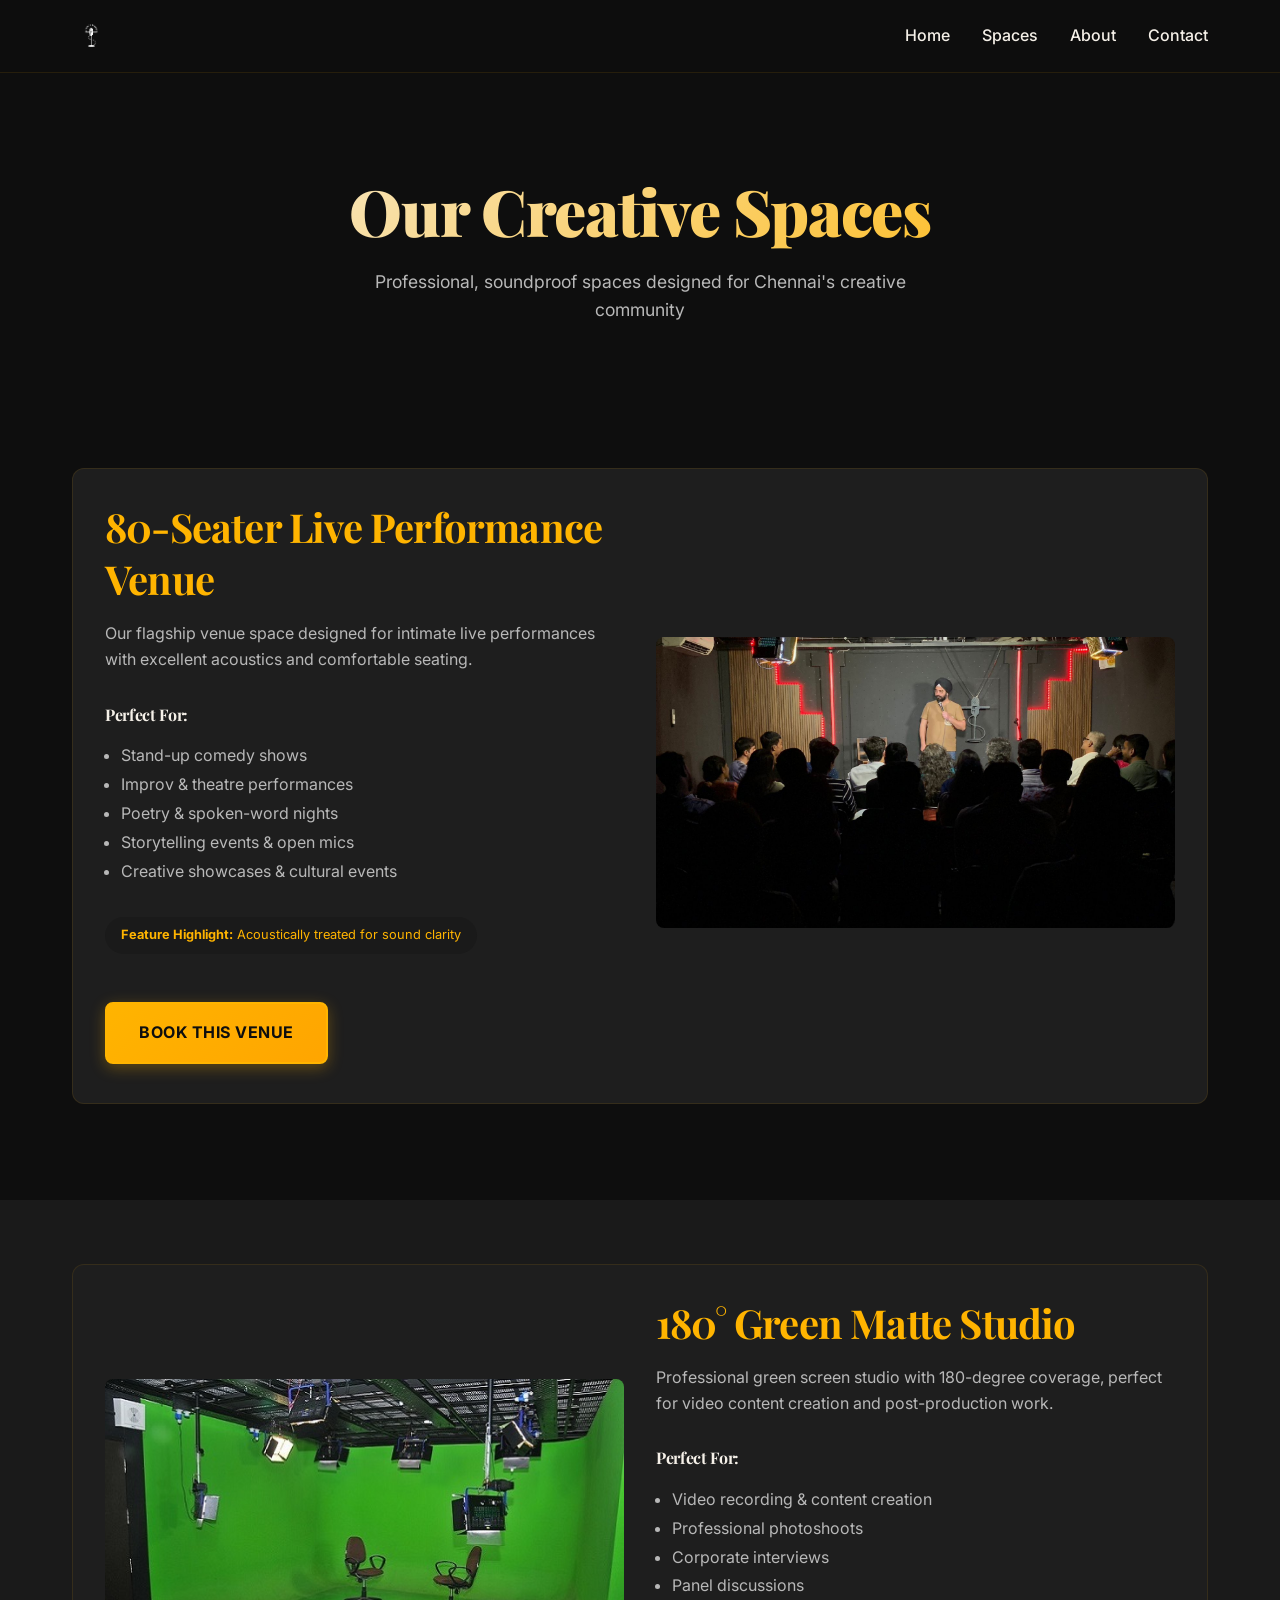
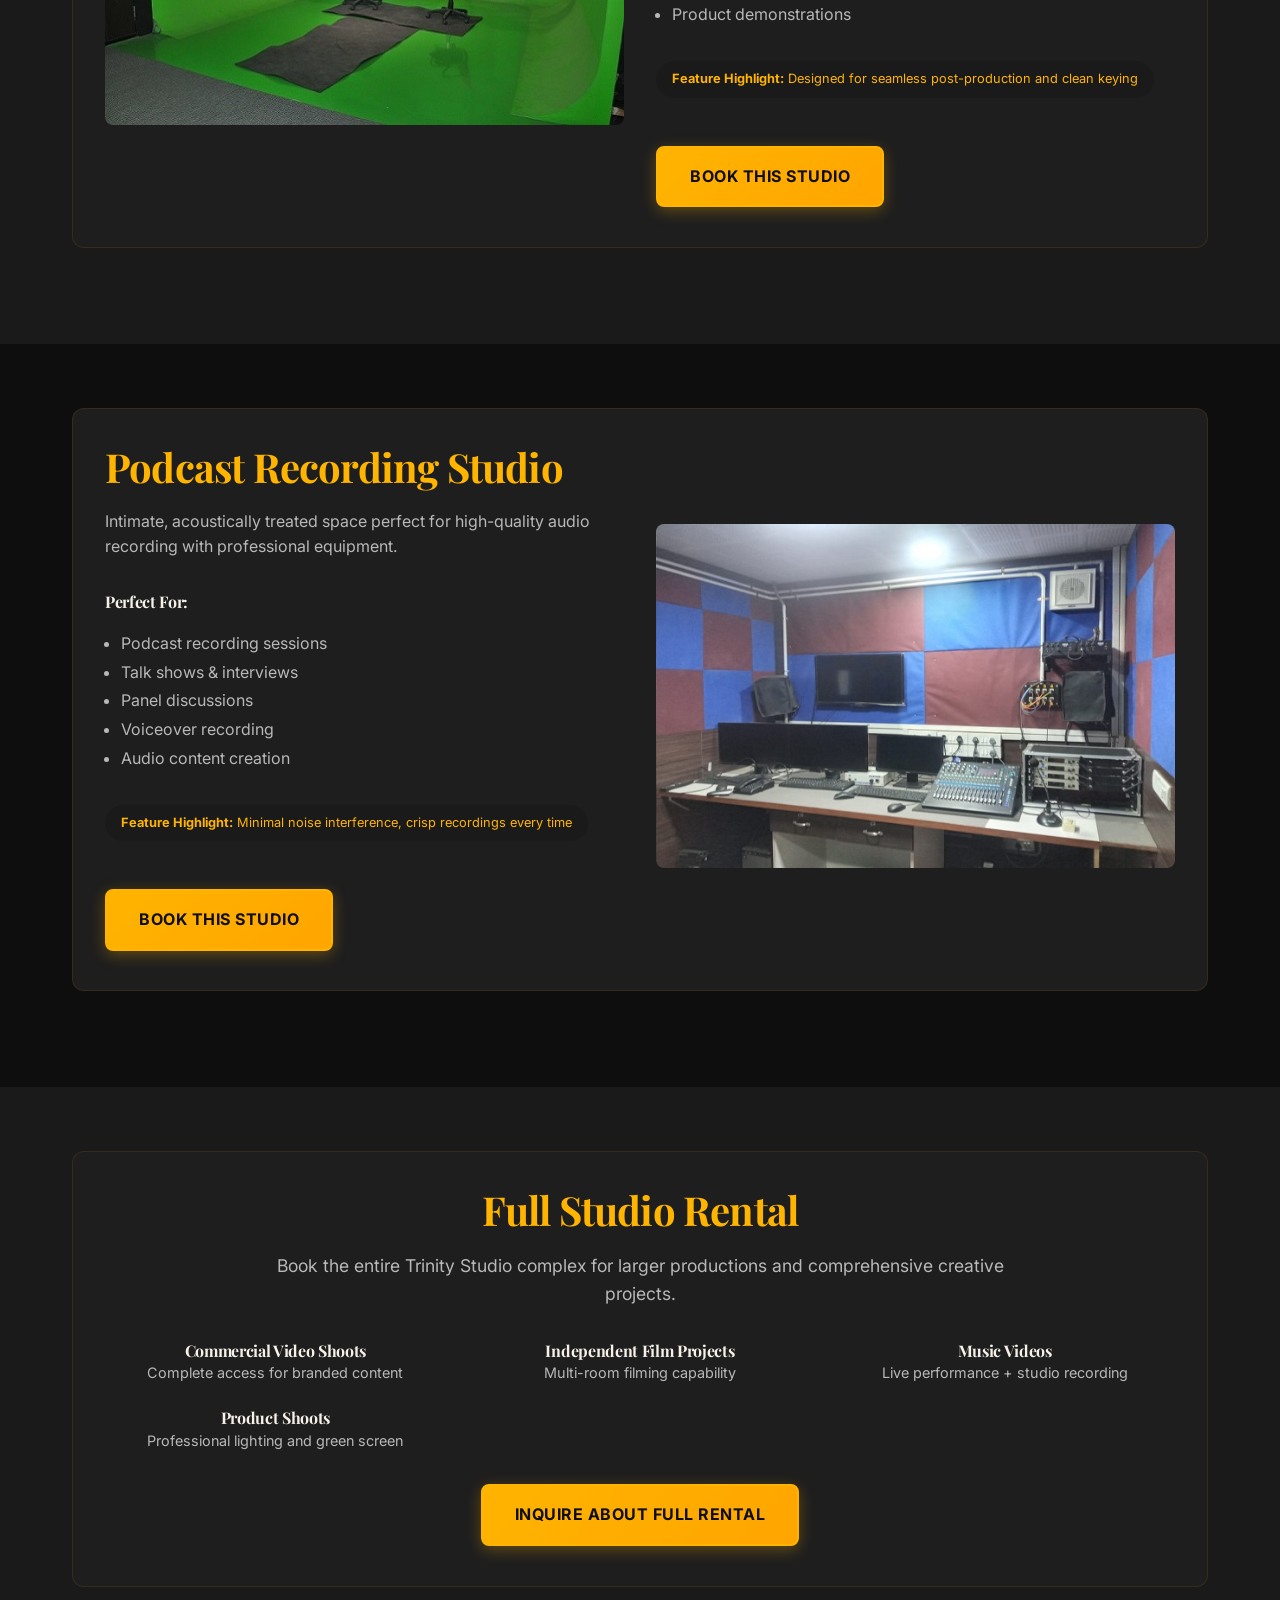
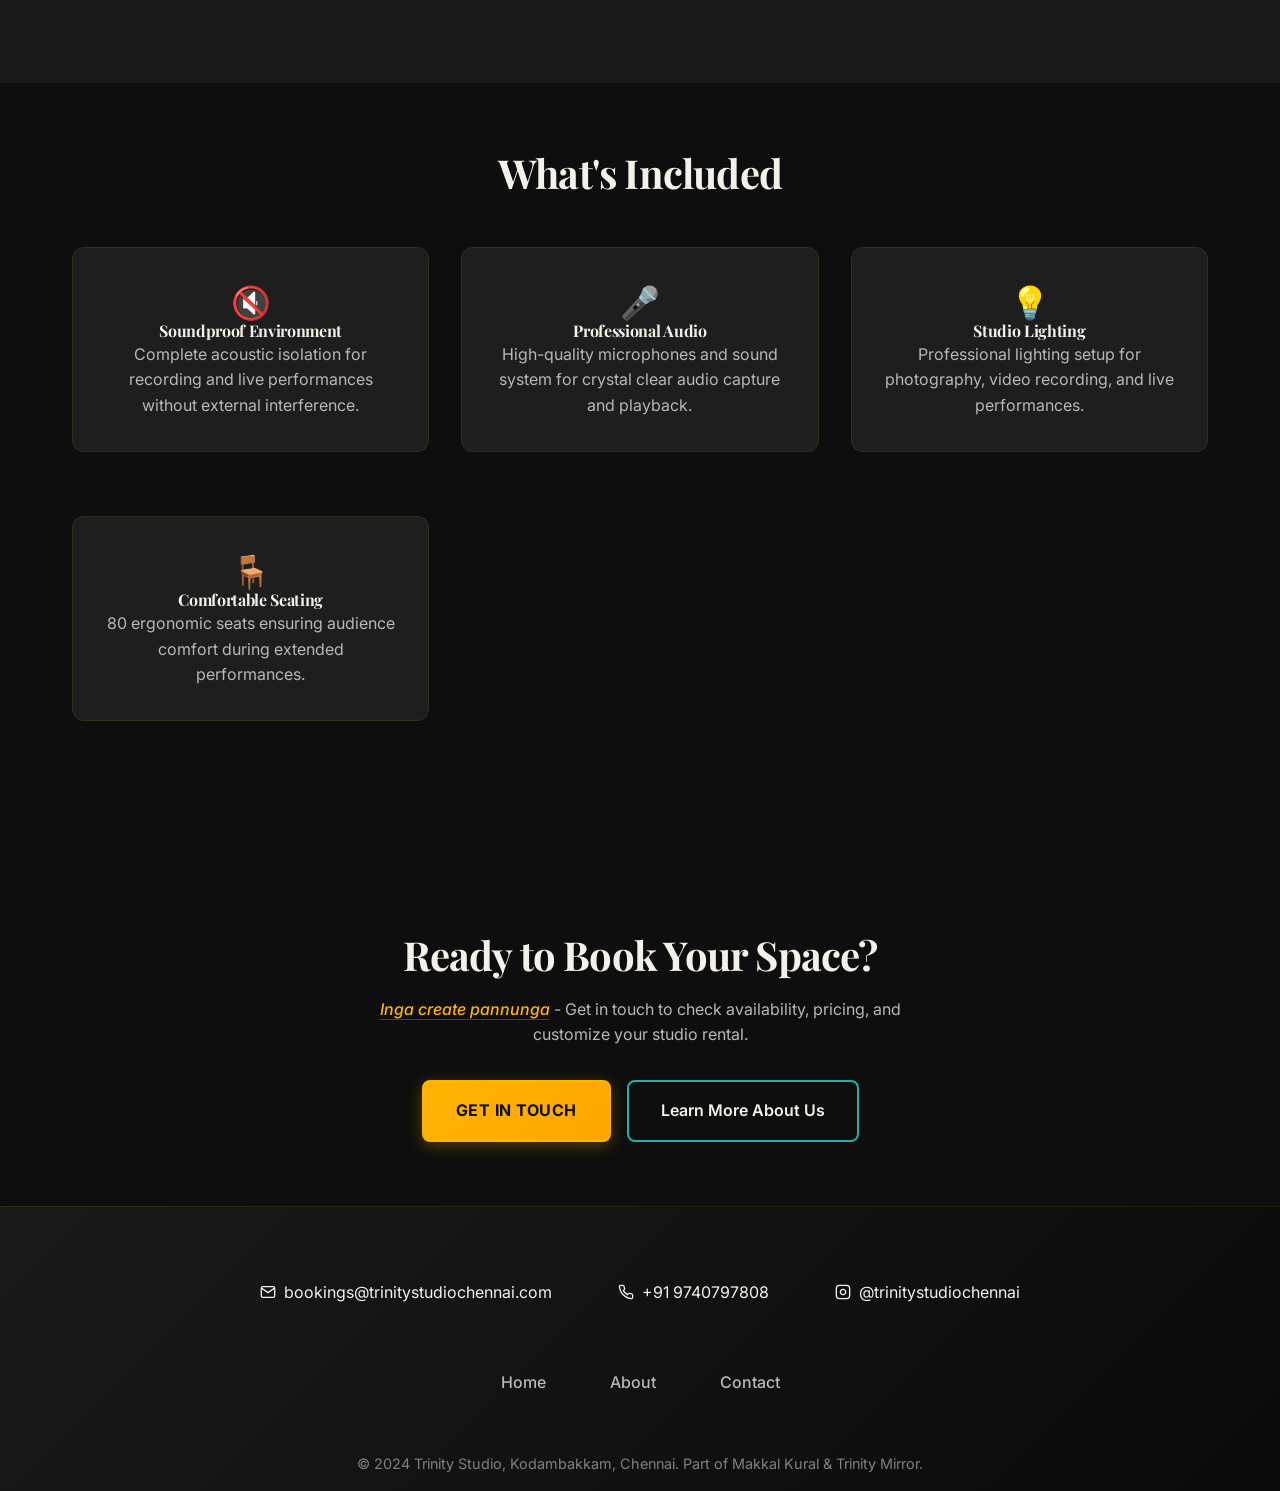
<file: spaces.html>
<!DOCTYPE html>
<html lang="en">
<head>
    <meta charset="UTF-8">
    <meta name="viewport" content="width=device-width, initial-scale=1.0">
    <meta name="description" content="Explore Trinity Studio's creative spaces in Chennai - 80-seater live venue, 180° green matte studio, and podcast recording studio in Kodambakkam.">
    <meta name="keywords" content="recording studio Chennai, green screen studio Chennai, live venue Chennai, podcast studio Chennai, event space Kodambakkam">
    <meta name="author" content="Trinity Studio">
    <meta property="og:title" content="Our Spaces - Trinity Studio Chennai">
    <meta property="og:description" content="Professional recording spaces for live events, video production, and audio recording in Kodambakkam, Chennai.">
    <meta property="og:image" content="assets/images/Trinity-Studio-Logos-Black (1).png">
    <title>Our Spaces - Trinity Studio Chennai | Recording & Event Venues</title>
    
    <!-- Google tag (gtag.js) -->
    <script async src="https://www.googletagmanager.com/gtag/js?id=G-R0XYGVWRBE"></script>
    <script>
      window.dataLayer = window.dataLayer || [];
      function gtag(){dataLayer.push(arguments);}
      gtag('js', new Date());

      gtag('config', 'G-R0XYGVWRBE');
    </script>
    
    <link rel="stylesheet" href="assets/css/styles.css">
    <link rel="icon" type="image/png" href="assets/images/Trinity-Studio-Logos-Black (1).png">
</head>
<body>
    <!-- Header -->
    <header class="header">
        <nav class="nav">
            <img src="assets/images/Trinity-Studio-Logos-White.png" alt="Trinity Studio Logo" class="logo">
            <ul class="nav-links">
                <li><a href="index.html">Home</a></li>
                <li><a href="spaces.html">Spaces</a></li>
                <li><a href="about.html">About</a></li>
                <li><a href="contact.html">Contact</a></li>
            </ul>
            <button class="mobile-menu-toggle" aria-label="Toggle menu">☰</button>
        </nav>
    </header>

    <!-- Page Header -->
    <section class="section" style="padding-top: 6rem;">
        <div class="container">
            <div class="fade-in text-center">
                <h1>Our Creative Spaces</h1>
                <p style="font-size: 1.1rem; color: var(--text-secondary); max-width: 600px; margin: 1rem auto;">
                    Professional, soundproof spaces designed for Chennai's creative community
                </p>
            </div>
        </div>
    </section>

    <!-- 80-Seater Live Performance Venue -->
    <section id="venue" class="section">
        <div class="container">
            <div class="card fade-in">
                <div style="display: grid; grid-template-columns: 1fr 1fr; gap: 2rem; align-items: center;">
                    <div>
                        <h2 class="text-accent">80-Seater Live Performance Venue</h2>
                        <p style="color: var(--text-secondary); margin: 1rem 0;">
                            Our flagship venue space designed for intimate live performances with excellent acoustics and comfortable seating.
                        </p>
                        
                        <h4 style="margin-top: 2rem; margin-bottom: 1rem;">Perfect For:</h4>
                        <ul style="color: var(--text-secondary); line-height: 1.8; margin-left: 1rem;">
                            <li>Stand-up comedy shows</li>
                            <li>Improv & theatre performances</li>
                            <li>Poetry & spoken-word nights</li>
                            <li>Storytelling events & open mics</li>
                            <li>Creative showcases & cultural events</li>
                        </ul>

                        <div class="space-feature mt-2">
                            <strong>Feature Highlight:</strong> Acoustically treated for sound clarity
                        </div>

                        <div style="margin-top: 2rem;">
                            <a href="contact.html" class="btn btn-primary">Book This Venue</a>
                        </div>
                    </div>
                    <div>
                        <img src="assets/images/PHOTO-2025-02-17-17-27-22.jpg" alt="80-Seater Live Performance Venue Interior" style="width: 100%; border-radius: 8px;">
                    </div>
                </div>
            </div>
        </div>
    </section>

    <!-- 180° Green Matte Studio -->
    <section id="green-screen" class="section" style="background-color: var(--bg-secondary);">
        <div class="container">
            <div class="card fade-in">
                <div style="display: grid; grid-template-columns: 1fr 1fr; gap: 2rem; align-items: center;">
                    <div>
                        <img src="assets/images/greenmatte-area1.jpg" alt="180° Green Matte Studio Setup" style="width: 100%; border-radius: 8px;">
                    </div>
                    <div>
                        <h2 class="text-accent">180° Green Matte Studio</h2>
                        <p style="color: var(--text-secondary); margin: 1rem 0;">
                            Professional green screen studio with 180-degree coverage, perfect for video content creation and post-production work.
                        </p>
                        
                        <h4 style="margin-top: 2rem; margin-bottom: 1rem;">Perfect For:</h4>
                        <ul style="color: var(--text-secondary); line-height: 1.8; margin-left: 1rem;">
                            <li>Video recording & content creation</li>
                            <li>Professional photoshoots</li>
                            <li>Corporate interviews</li>
                            <li>Panel discussions</li>
                            <li>Product demonstrations</li>
                        </ul>

                        <div class="space-feature mt-2">
                            <strong>Feature Highlight:</strong> Designed for seamless post-production and clean keying
                        </div>

                        <div style="margin-top: 2rem;">
                            <a href="contact.html" class="btn btn-primary">Book This Studio</a>
                        </div>
                    </div>
                </div>
            </div>
        </div>
    </section>

    <!-- Podcast Recording Studio -->
    <section id="podcast" class="section">
        <div class="container">
            <div class="card fade-in">
                <div style="display: grid; grid-template-columns: 1fr 1fr; gap: 2rem; align-items: center;">
                    <div>
                        <h2 class="text-accent">Podcast Recording Studio</h2>
                        <p style="color: var(--text-secondary); margin: 1rem 0;">
                            Intimate, acoustically treated space perfect for high-quality audio recording with professional equipment.
                        </p>
                        
                        <h4 style="margin-top: 2rem; margin-bottom: 1rem;">Perfect For:</h4>
                        <ul style="color: var(--text-secondary); line-height: 1.8; margin-left: 1rem;">
                            <li>Podcast recording sessions</li>
                            <li>Talk shows & interviews</li>
                            <li>Panel discussions</li>
                            <li>Voiceover recording</li>
                            <li>Audio content creation</li>
                        </ul>

                        <div class="space-feature mt-2">
                            <strong>Feature Highlight:</strong> Minimal noise interference, crisp recordings every time
                        </div>

                        <div style="margin-top: 2rem;">
                            <a href="contact.html" class="btn btn-primary">Book This Studio</a>
                        </div>
                    </div>
                    <div>
                        <img src="assets/images/recording_studio.jpeg" alt="Podcast Recording Studio Setup" style="width: 100%; border-radius: 8px;">
                    </div>
                </div>
            </div>
        </div>
    </section>

    <!-- Full Studio Rental -->
    <section class="section" style="background-color: var(--bg-secondary);">
        <div class="container">
            <div class="card fade-in">
                <div style="text-align: center;">
                    <h2 class="text-accent">Full Studio Rental</h2>
                    <p style="color: var(--text-secondary); margin: 1rem auto; max-width: 800px; font-size: 1.1rem;">
                        Book the entire Trinity Studio complex for larger productions and comprehensive creative projects.
                    </p>
                    
                    <div style="display: grid; grid-template-columns: repeat(auto-fit, minmax(250px, 1fr)); gap: 1.5rem; margin: 2rem 0;">
                        <div>
                            <h4>Commercial Video Shoots</h4>
                            <p style="color: var(--text-secondary); font-size: 0.9rem;">Complete access for branded content</p>
                        </div>
                        <div>
                            <h4>Independent Film Projects</h4>
                            <p style="color: var(--text-secondary); font-size: 0.9rem;">Multi-room filming capability</p>
                        </div>
                        <div>
                            <h4>Music Videos</h4>
                            <p style="color: var(--text-secondary); font-size: 0.9rem;">Live performance + studio recording</p>
                        </div>
                        <div>
                            <h4>Product Shoots</h4>
                            <p style="color: var(--text-secondary); font-size: 0.9rem;">Professional lighting and green screen</p>
                        </div>
                    </div>

                    <div style="margin-top: 2rem;">
                        <a href="contact.html" class="btn btn-primary">Inquire About Full Rental</a>
                    </div>
                </div>
            </div>
        </div>
    </section>

    <!-- Amenities Overview -->
    <section class="section">
        <div class="container">
            <h2 class="text-center fade-in mb-2">What's Included</h2>
            <div class="card-grid">
                <div class="card fade-in text-center">
                    <h3 style="color: var(--accent-primary); font-size: 2rem;">🔇</h3>
                    <h4>Soundproof Environment</h4>
                    <p style="color: var(--text-secondary);">Complete acoustic isolation for recording and live performances without external interference.</p>
                </div>
                <div class="card fade-in text-center">
                    <h3 style="color: var(--accent-primary); font-size: 2rem;">🎤</h3>
                    <h4>Professional Audio</h4>
                    <p style="color: var(--text-secondary);">High-quality microphones and sound system for crystal clear audio capture and playback.</p>
                </div>
                <div class="card fade-in text-center">
                    <h3 style="color: var(--accent-primary); font-size: 2rem;">💡</h3>
                    <h4>Studio Lighting</h4>
                    <p style="color: var(--text-secondary);">Professional lighting setup for photography, video recording, and live performances.</p>
                </div>
                <div class="card fade-in text-center">
                    <h3 style="color: var(--accent-primary); font-size: 2rem;">🪑</h3>
                    <h4>Comfortable Seating</h4>
                    <p style="color: var(--text-secondary);">80 ergonomic seats ensuring audience comfort during extended performances.</p>
                </div>
            </div>
        </div>
    </section>

    <!-- CTA Section -->
    <section class="section text-center">
        <div class="container">
            <div class="fade-in">
                <h2>Ready to Book Your Space?</h2>
                <p style="color: var(--text-secondary); margin: 1rem 0 2rem; max-width: 600px; margin-left: auto; margin-right: auto;">
                    <span class="tamil-text">Inga create pannunga</span> - Get in touch to check availability, pricing, and customize your studio rental.
                </p>
                <div class="cta-buttons">
                    <a href="contact.html" class="btn btn-primary">Get in Touch</a>
                    <a href="about.html" class="btn btn-secondary">Learn More About Us</a>
                </div>
            </div>
        </div>
    </section>

    <!-- Footer -->
    <footer class="footer">
        <div class="container">
            <div class="footer-content">
                <div class="contact-info">
                    <a href="mailto:bookings@trinitystudiochennai.com" style="display: flex; align-items: center; gap: 0.5rem;">
                        <svg width="16" height="16" viewBox="0 0 24 24" fill="none" stroke="currentColor" stroke-width="2">
                            <path d="M4 4h16c1.1 0 2 .9 2 2v12c0 1.1-.9 2-2 2H4c-1.1 0-2-.9-2-2V6c0-1.1.9-2 2-2z"/>
                            <polyline points="22,6 12,13 2,6"/>
                        </svg>
                        bookings@trinitystudiochennai.com
                    </a>
                    <a href="tel:+919740797808" style="display: flex; align-items: center; gap: 0.5rem;">
                        <svg width="16" height="16" viewBox="0 0 24 24" fill="none" stroke="currentColor" stroke-width="2">
                            <path d="M22 16.92v3a2 2 0 0 1-2.18 2 19.79 19.79 0 0 1-8.63-3.07 19.5 19.5 0 0 1-6-6 19.79 19.79 0 0 1-3.07-8.67A2 2 0 0 1 4.11 2h3a2 2 0 0 1 2 1.72 12.84 12.84 0 0 0 .7 2.81 2 2 0 0 1-.45 2.11L8.09 9.91a16 16 0 0 0 6 6l1.27-1.27a2 2 0 0 1 2.11-.45 12.84 12.84 0 0 0 2.81.7A2 2 0 0 1 22 16.92z"/>
                        </svg>
                        +91 9740797808
                    </a>
                    <a href="https://www.instagram.com/trinitystudiochennai/" target="_blank" style="display: flex; align-items: center; gap: 0.5rem;">
                        <svg width="16" height="16" viewBox="0 0 24 24" fill="none" stroke="currentColor" stroke-width="2">
                            <rect x="2" y="2" width="20" height="20" rx="5" ry="5"/>
                            <path d="M16 11.37A4 4 0 1 1 12.63 8 4 4 0 0 1 16 11.37z"/>
                            <line x1="17.5" y1="6.5" x2="17.51" y2="6.5"/>
                        </svg>
                        @trinitystudiochennai
                    </a>
                </div>
                <div class="footer-links">
                    <a href="index.html">Home</a>
                    <a href="about.html">About</a>
                    <a href="contact.html">Contact</a>
                </div>
            </div>
            <p style="color: var(--text-muted); font-size: 0.9rem;">
                &copy; 2024 Trinity Studio, Kodambakkam, Chennai. Part of Makkal Kural & Trinity Mirror.
            </p>
        </div>
    </footer>

    <script src="assets/js/script.js"></script>
    
    <style>
        /* Responsive adjustments for spaces page */
        @media (max-width: 768px) {
            .card > div[style*="grid-template-columns"] {
                grid-template-columns: 1fr !important;
                gap: 1.5rem !important;
            }
            
            .card > div > div:first-child {
                order: 2;
            }
            
            .card > div > div:last-child {
                order: 1;
            }
        }
    </style>
</body>
</html>
</file>
<file: assets/css/styles.css>
/* Trinity Studio Website Styles */
@import url('https://fonts.googleapis.com/css2?family=Playfair+Display:wght@400;700;900&family=Inter:wght@300;400;500;600&display=swap');

/* CSS Variables for consistent theming */
:root {
  --bg-primary: #0e0e0e;
  --bg-secondary: #1a1a1a;
  --bg-card: #1e1e1e;
  --accent-primary: #FFB400;
  --accent-secondary: #20B2AA;
  --text-primary: #F5F0E8;
  --text-secondary: #B8B8B8;
  --text-muted: #808080;
}

/* Global Reset and Base Styles */
* {
  margin: 0;
  padding: 0;
  box-sizing: border-box;
}

html {
  scroll-behavior: smooth;
}

body {
  font-family: 'Inter', sans-serif;
  background-color: var(--bg-primary);
  color: var(--text-primary);
  line-height: 1.6;
  overflow-x: hidden;
}

/* Typography */
h1, h2, h3, h4 {
  font-family: 'Playfair Display', serif;
  font-weight: 700;
  line-height: 1.3;
  letter-spacing: -0.02em;
}

/* Enhanced typography for better hierarchy */
h1 {
  font-size: clamp(2.5rem, 5vw, 4rem);
  font-weight: 900;
  background: linear-gradient(135deg, var(--text-primary) 0%, var(--accent-primary) 100%);
  background-clip: text;
  -webkit-background-clip: text;
  -webkit-text-fill-color: transparent;
  text-align: center;
}

h2 {
  font-size: clamp(1.8rem, 4vw, 2.5rem);
}

h3 {
  font-size: clamp(1.3rem, 3vw, 1.8rem);
}

.tamil-text {
  font-style: italic;
  color: var(--accent-primary);
  font-weight: 500;
  text-decoration: underline;
  text-decoration-color: rgba(255, 180, 0, 0.3);
  text-underline-offset: 4px;
}

/* Header and Navigation */
.header {
  position: sticky;
  top: 0;
  background: rgba(14, 14, 14, 0.95);
  backdrop-filter: blur(10px);
  z-index: 1000;
  border-bottom: 1px solid rgba(255, 180, 0, 0.1);
}

.nav {
  max-width: 1200px;
  margin: 0 auto;
  padding: 1rem 2rem;
  display: flex;
  justify-content: space-between;
  align-items: center;
}

.logo {
  height: 40px;
  filter: brightness(0) invert(1);
}

.nav-links {
  display: flex;
  list-style: none;
  gap: 2rem;
}

.nav-links a {
  color: var(--text-primary);
  text-decoration: none;
  font-weight: 500;
  transition: color 0.3s ease;
}

.nav-links a:hover {
  color: var(--accent-primary);
}

.mobile-menu-toggle {
  display: none;
  background: none;
  border: none;
  color: var(--text-primary);
  font-size: 1.5rem;
  cursor: pointer;
}

/* Main Content Areas */
.container {
  max-width: 1200px;
  margin: 0 auto;
  padding: 0 2rem;
}

.section {
  padding: 4rem 0;
}

/* Hero Section with Banner Image */
.hero {
  min-height: 90vh;
  display: flex;
  align-items: center;
  justify-content: center;
  text-align: center;
  background: 
    linear-gradient(
      135deg, 
      rgba(14, 14, 14, 0.85) 0%, 
      rgba(14, 14, 14, 0.75) 30%, 
      rgba(14, 14, 14, 0.8) 70%, 
      rgba(14, 14, 14, 0.9) 100%
    ),
    radial-gradient(circle at 30% 30%, rgba(255, 180, 0, 0.15) 0%, transparent 50%),
    radial-gradient(circle at 70% 70%, rgba(32, 178, 170, 0.1) 0%, transparent 50%),
    url('../images/PHOTO-2025-02-22-17-47-33.jpg');
  background-size: cover;
  background-position: center center;
  background-repeat: no-repeat;
  background-attachment: fixed;
  position: relative;
  overflow: hidden;
}

.hero::before {
  content: '';
  position: absolute;
  top: 0;
  left: 0;
  right: 0;
  bottom: 0;
  background: 
    linear-gradient(45deg, transparent 25%, rgba(255, 180, 0, 0.03) 25%, rgba(255, 180, 0, 0.03) 50%, transparent 50%, transparent 75%, rgba(255, 180, 0, 0.03) 75%),
    linear-gradient(-45deg, transparent 25%, rgba(32, 178, 170, 0.03) 25%, rgba(32, 178, 170, 0.03) 50%, transparent 50%, transparent 75%, rgba(32, 178, 170, 0.03) 75%);
  background-size: 60px 60px;
  animation: movePattern 20s linear infinite;
  pointer-events: none;
  z-index: 1;
}

@keyframes movePattern {
  0% { transform: translate(0, 0); }
  100% { transform: translate(60px, 60px); }
}

.hero-content {
  position: relative;
  z-index: 2;
  padding: 2rem;
}

.hero-logo {
  text-align: center;
  margin-bottom: 2rem;
}

.hero-logo-img {
  width: 250px;
  max-width: 80vw;
  height: auto;
  filter: drop-shadow(2px 2px 4px rgba(0, 0, 0, 0.8)) 
          drop-shadow(0 0 15px rgba(0, 0, 0, 0.6));
  transition: transform 0.3s ease, filter 0.3s ease;
}

.hero-logo-img:hover {
  transform: scale(1.05);
  filter: drop-shadow(2px 2px 6px rgba(0, 0, 0, 0.9)) 
          drop-shadow(0 0 20px rgba(255, 180, 0, 0.3));
}

.hero-content h1 {
  margin-bottom: 1rem;
  color: #ffffff !important;
  background: none !important;
  -webkit-text-fill-color: #ffffff !important;
  text-shadow: 3px 3px 6px rgba(0, 0, 0, 0.9), 
               0 0 20px rgba(0, 0, 0, 0.8),
               1px 1px 0px rgba(0, 0, 0, 1);
}

.hero-tagline {
  font-size: 1.2rem;
  color: #f0f0f0;
  margin-bottom: 1rem;
  text-shadow: 2px 2px 4px rgba(0, 0, 0, 0.9), 
               0 0 15px rgba(0, 0, 0, 0.7);
}

.hero-subtitle {
  color: var(--accent-primary);
  margin-bottom: 2rem;
  text-shadow: 2px 2px 4px rgba(0, 0, 0, 0.9), 
               0 0 15px rgba(0, 0, 0, 0.7);
}

.cta-buttons {
  display: flex;
  gap: 1rem;
  justify-content: center;
  flex-wrap: wrap;
}

/* Buttons */
.btn {
  display: inline-block;
  padding: 1rem 2rem;
  border-radius: 8px;
  text-decoration: none;
  font-weight: 600;
  transition: all 0.3s ease;
  border: 2px solid transparent;
  cursor: pointer;
  font-size: 1rem;
}

.btn-primary {
  background: linear-gradient(135deg, var(--accent-primary) 0%, #FFA500 100%);
  color: var(--bg-primary);
  border-color: var(--accent-primary);
  box-shadow: 0 4px 15px rgba(255, 180, 0, 0.3);
  position: relative;
  overflow: hidden;
  text-transform: uppercase;
  letter-spacing: 0.5px;
  font-weight: 700;
}

.btn-primary:hover {
  background: linear-gradient(135deg, #FFA500 0%, var(--accent-primary) 100%);
  color: var(--bg-primary);
  border-color: var(--accent-primary);
  box-shadow: 0 6px 20px rgba(255, 180, 0, 0.4);
  transform: translateY(-2px);
}

.btn-secondary {
  background-color: transparent;
  color: var(--text-primary);
  border: 2px solid var(--accent-secondary);
  position: relative;
  overflow: hidden;
}

.btn-secondary:hover {
  background-color: var(--accent-secondary);
  color: var(--bg-primary);
  border-color: var(--accent-secondary);
  box-shadow: 0 4px 15px rgba(32, 178, 170, 0.3);
}

/* Cards */
.card {
  background-color: var(--bg-card);
  border-radius: 12px;
  padding: 2rem;
  margin-bottom: 2rem;
  border: 1px solid rgba(255, 180, 0, 0.1);
  transition: transform 0.3s ease, border-color 0.3s ease;
}

.card:hover {
  transform: translateY(-5px);
  border-color: rgba(255, 180, 0, 0.3);
}

.card-grid {
  display: grid;
  grid-template-columns: repeat(auto-fit, minmax(300px, 1fr));
  gap: 2rem;
  margin: 3rem 0;
}

/* Space Cards */
.space-card {
  position: relative;
  overflow: hidden;
}

.space-image {
  width: 100%;
  height: 200px;
  object-fit: cover;
  border-radius: 8px;
  margin-bottom: 1rem;
}

.space-title {
  color: var(--accent-primary);
  margin-bottom: 0.5rem;
}

.space-uses {
  color: var(--text-secondary);
  font-size: 0.9rem;
  margin-bottom: 1rem;
}

.space-feature {
  background-color: var(--bg-secondary);
  padding: 0.5rem 1rem;
  border-radius: 20px;
  font-size: 0.8rem;
  display: inline-block;
  margin-bottom: 1rem;
  color: var(--accent-primary);
}

/* Forms */
.form {
  max-width: 600px;
  margin: 0 auto;
}

.form-group {
  margin-bottom: 1.5rem;
}

.form-group label {
  display: block;
  margin-bottom: 0.5rem;
  font-weight: 500;
  color: var(--text-primary);
}

.form-group input,
.form-group select,
.form-group textarea {
  width: 100%;
  padding: 1rem;
  border: 1px solid rgba(255, 180, 0, 0.2);
  border-radius: 8px;
  background-color: var(--bg-secondary);
  color: var(--text-primary);
  font-family: inherit;
  font-size: 1rem;
}

.form-group input:focus,
.form-group select:focus,
.form-group textarea:focus {
  outline: none;
  border-color: var(--accent-primary);
  box-shadow: 0 0 0 2px rgba(255, 180, 0, 0.1);
}

.form-group textarea {
  resize: vertical;
  min-height: 120px;
}

/* Enhanced Social Proof */
.social-proof {
  background: linear-gradient(135deg, var(--bg-secondary) 0%, rgba(32, 178, 170, 0.05) 100%);
  padding: 3rem 0;
  text-align: center;
  border-top: 1px solid rgba(255, 180, 0, 0.1);
  border-bottom: 1px solid rgba(255, 180, 0, 0.1);
}

.social-proof-grid {
  display: grid;
  grid-template-columns: repeat(auto-fit, minmax(200px, 1fr));
  gap: 2rem;
  max-width: 800px;
  margin: 0 auto;
}

.proof-item {
  text-align: center;
  padding: 1.5rem;
  background: rgba(255, 255, 255, 0.02);
  border-radius: 12px;
  border: 1px solid rgba(255, 180, 0, 0.1);
  transition: transform 0.3s ease, border-color 0.3s ease;
}

.proof-item:hover {
  transform: translateY(-5px);
  border-color: rgba(255, 180, 0, 0.3);
}

.proof-number {
  font-size: 2.5rem;
  font-weight: 900;
  color: var(--accent-primary);
  margin-bottom: 0.5rem;
  font-family: 'Playfair Display', serif;
}

.proof-label {
  color: var(--text-secondary);
  font-size: 0.9rem;
  font-weight: 500;
}

.social-proof-items {
  display: flex;
  justify-content: center;
  flex-wrap: wrap;
  gap: 2rem;
  opacity: 0.8;
}

.social-proof-item {
  color: var(--text-secondary);
  font-size: 0.9rem;
}

/* Footer */
.footer {
  background: linear-gradient(135deg, var(--bg-secondary) 0%, #0a0a0a 100%);
  padding: 3rem 0 1rem;
  text-align: center;
  border-top: 1px solid rgba(255, 180, 0, 0.1);
}

.footer-content {
  margin-bottom: 2rem;
  display: grid;
  grid-template-columns: 1fr;
  gap: 2rem;
}

.footer-links {
  display: flex;
  justify-content: center;
  gap: 2rem;
  margin-bottom: 1rem;
}

.footer-links a {
  color: var(--text-secondary);
  text-decoration: none;
  transition: all 0.3s ease;
  padding: 0.5rem 1rem;
  border-radius: 4px;
  font-weight: 500;
}

.footer-links a:hover {
  color: var(--accent-primary);
  background-color: rgba(255, 180, 0, 0.1);
}

.contact-info {
  display: flex;
  justify-content: center;
  gap: 2rem;
  margin: 1rem 0;
  flex-wrap: wrap;
}

.contact-info a {
  color: var(--text-primary);
  text-decoration: none;
  transition: all 0.3s ease;
  padding: 0.5rem 1rem;
  border-radius: 4px;
  border: 1px solid transparent;
}

.contact-info a:hover {
  color: var(--accent-primary);
  border-color: rgba(255, 180, 0, 0.3);
  background-color: rgba(255, 180, 0, 0.05);
}

/* Map Container */
.map-container {
  margin: 2rem 0;
  border-radius: 12px;
  overflow: hidden;
}

.map-container iframe {
  width: 100%;
  height: 300px;
  border: none;
}

/* Responsive Design */
@media (max-width: 768px) {
  .nav-links {
    display: none;
  }
  
  .mobile-menu-toggle {
    display: block;
    background: rgba(255, 180, 0, 0.1);
    border: 2px solid var(--accent-primary);
    border-radius: 8px;
    padding: 0.5rem;
    transition: all 0.3s ease;
  }
  
  .mobile-menu-toggle:hover {
    background: var(--accent-primary);
    color: var(--bg-primary);
  }
  
  .nav-links.active {
    display: flex;
    position: absolute;
    top: 100%;
    left: 0;
    right: 0;
    background: rgba(14, 14, 14, 0.98);
    backdrop-filter: blur(20px);
    flex-direction: column;
    padding: 2rem;
    gap: 1rem;
    border-top: 2px solid rgba(255, 180, 0, 0.3);
    box-shadow: 0 10px 30px rgba(0, 0, 0, 0.5);
  }
  
  .nav-links.active a {
    padding: 1rem;
    border-radius: 8px;
    background: rgba(255, 180, 0, 0.05);
    border: 1px solid rgba(255, 180, 0, 0.2);
    text-align: center;
    font-weight: 600;
  }
  
  .cta-buttons {
    flex-direction: column;
    align-items: center;
  }
  
  .card-grid {
    grid-template-columns: 1fr;
  }
  
  .contact-info {
    flex-direction: column;
    gap: 1rem;
  }
  
  .footer-links {
    flex-direction: column;
    gap: 1rem;
  }
}

@media (max-width: 480px) {
  .container {
    padding: 0 1rem;
  }
  
  .nav {
    padding: 1rem;
  }
  
  .hero {
    min-height: 70vh;
    background-attachment: scroll; /* Better performance on mobile */
  }
  
  .hero-content {
    padding: 1.5rem;
  }
  
  .hero-logo-img {
    width: 200px;
    margin-bottom: 1rem;
  }
  
  .section {
    padding: 2rem 0;
  }
  
  .card {
    padding: 1.5rem;
  }
}

/* Extra small devices */
@media (max-width: 360px) {
  .hero-logo-img {
    width: 150px;
  }
}

/* Feature Icons */
.feature-icon {
  font-size: 3rem;
  color: var(--accent-primary);
  margin-bottom: 1rem;
  display: inline-block;
  padding: 1rem;
  background: rgba(255, 180, 0, 0.1);
  border-radius: 50%;
  width: 80px;
  height: 80px;
  display: flex;
  align-items: center;
  justify-content: center;
  margin: 0 auto 1rem;
  transition: transform 0.3s ease, background-color 0.3s ease;
}

.feature-icon:hover {
  transform: scale(1.1);
  background: rgba(255, 180, 0, 0.2);
}

/* Utility Classes */
.text-center {
  text-align: center;
}

.text-accent {
  color: var(--accent-primary);
}

.mb-1 { margin-bottom: 1rem; }
.mb-2 { margin-bottom: 2rem; }
.mt-1 { margin-top: 1rem; }
.mt-2 { margin-top: 2rem; }

.fade-in {
  opacity: 0;
  transform: translateY(20px);
  transition: opacity 0.6s ease, transform 0.6s ease;
}

.fade-in.visible {
  opacity: 1;
  transform: translateY(0);
}

/* Form error animation */
.error-shake {
  animation: shake 0.5s ease-in-out;
}

@keyframes shake {
  0%, 100% { transform: translateX(0); }
  10%, 30%, 50%, 70%, 90% { transform: translateX(-5px); }
  20%, 40%, 60%, 80% { transform: translateX(5px); }
}

/* Image placeholders */
.image-placeholder {
  background: linear-gradient(45deg, var(--bg-secondary) 25%, transparent 25%), 
              linear-gradient(-45deg, var(--bg-secondary) 25%, transparent 25%), 
              linear-gradient(45deg, transparent 75%, var(--bg-secondary) 75%), 
              linear-gradient(-45deg, transparent 75%, var(--bg-secondary) 75%);
  background-size: 20px 20px;
  background-position: 0 0, 0 10px, 10px -10px, -10px 0px;
  background-color: var(--bg-card);
  display: flex;
  align-items: center;
  justify-content: center;
  color: var(--text-secondary);
  font-weight: 500;
  border: 2px dashed rgba(255, 180, 0, 0.3);
  border-radius: 8px;
}
</file>
